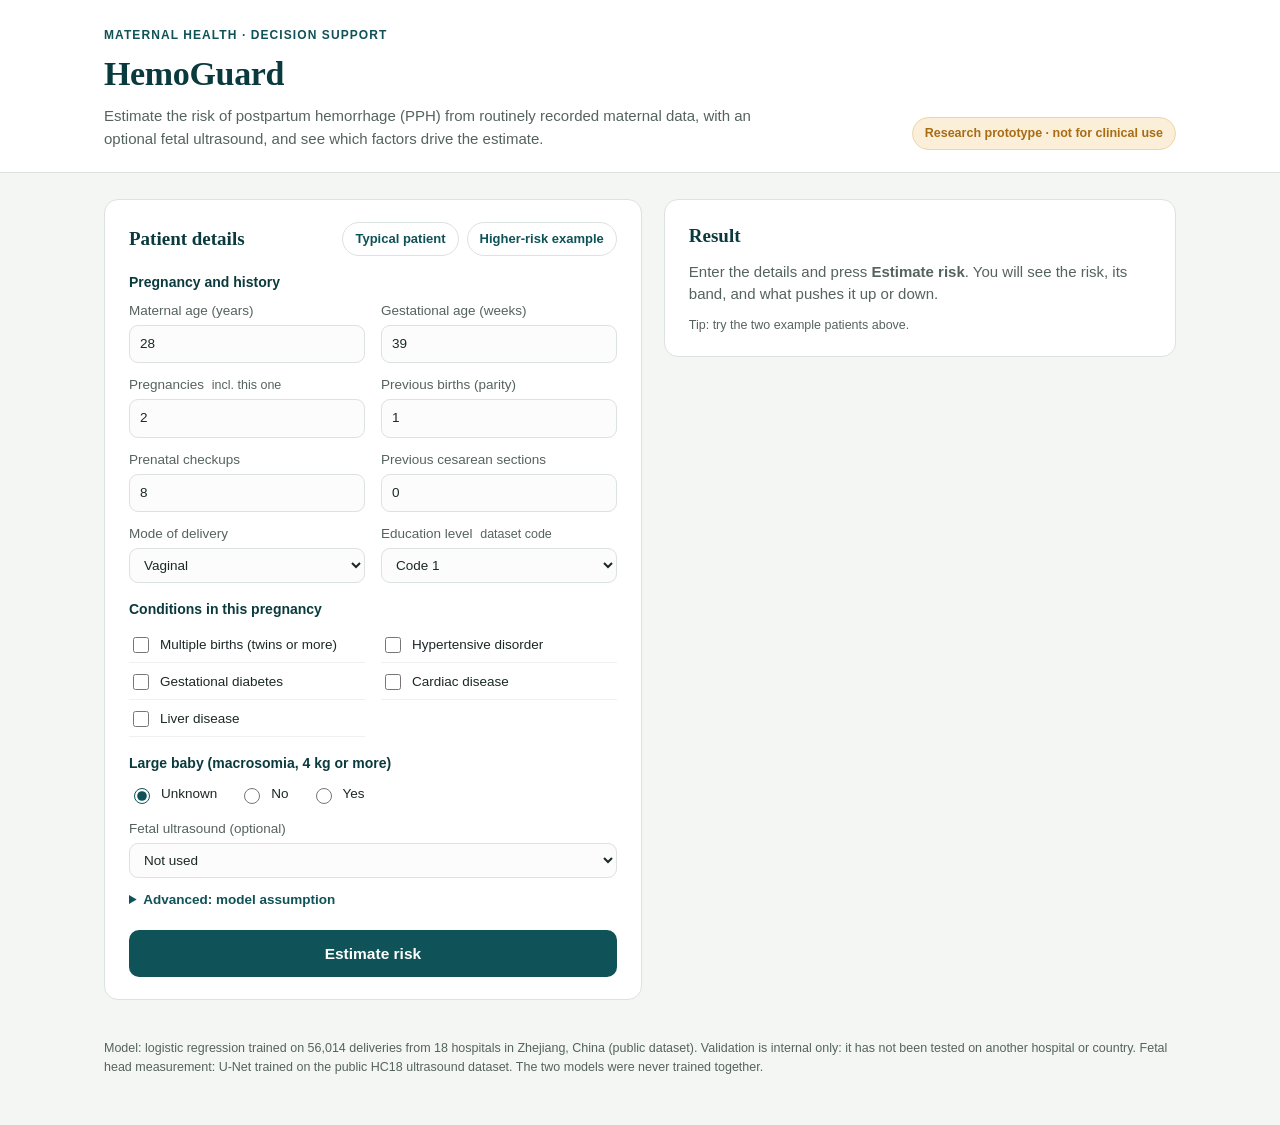
<file: frontend/index.html>
<!DOCTYPE html>
<html lang="en">
<head>
  <meta charset="utf-8">
  <meta name="viewport" content="width=device-width, initial-scale=1">
  <title>HemoGuard · Postpartum hemorrhage risk estimator</title>
  <link rel="stylesheet" href="style.css">
</head>
<body>
  <header class="top">
    <div class="wrap top-inner">
      <div>
        <p class="eyebrow">Maternal health · decision support</p>
        <h1>HemoGuard</h1>
        <p class="lede">Estimate the risk of postpartum hemorrhage (PPH) from routinely recorded maternal data, with an optional fetal ultrasound, and see which factors drive the estimate.</p>
      </div>
      <p class="badge" role="note">Research prototype · not for clinical use</p>
    </div>
  </header>

  <main class="wrap layout">
    <section class="card" aria-labelledby="form-title">
      <div class="card-head">
        <h2 id="form-title">Patient details</h2>
        <div class="presets" role="group" aria-label="Example patients">
          <button type="button" class="ghost" data-preset="typical">Typical patient</button>
          <button type="button" class="ghost" data-preset="higher">Higher-risk example</button>
        </div>
      </div>

      <form id="patient-form" novalidate>
        <fieldset>
          <legend>Pregnancy and history</legend>
          <div class="grid2">
            <label>Maternal age (years)
              <input type="number" id="age" min="14" max="55" step="1" value="28" required>
            </label>
            <label>Gestational age (weeks)
              <input type="number" id="gestational_age" min="28" max="44" step="1" value="39" required>
            </label>
            <label>Pregnancies <span class="hint">incl. this one</span>
              <input type="number" id="num_pregnancies" min="1" max="15" step="1" value="2" required>
            </label>
            <label>Previous births (parity)
              <input type="number" id="parity" min="0" max="10" step="1" value="1" required>
            </label>
            <label>Prenatal checkups
              <input type="number" id="prenatal_checkups" min="0" max="30" step="1" value="8" required>
            </label>
            <label>Previous cesarean sections
              <input type="number" id="prev_cesarean_count" min="0" max="6" step="1" value="0" required>
            </label>
            <label>Mode of delivery
              <select id="mode_of_delivery">
                <option value="1" selected>Vaginal</option>
                <option value="0">Cesarean</option>
              </select>
            </label>
            <label>Education level <span class="hint">dataset code</span>
              <select id="education_level">
                <option value="1" selected>Code 1</option><option value="2">Code 2</option>
                <option value="3">Code 3</option><option value="4">Code 4</option>
                <option value="5">Code 5</option><option value="6">Code 6</option>
              </select>
            </label>
          </div>
        </fieldset>

        <fieldset>
          <legend>Conditions in this pregnancy</legend>
          <div class="checks">
            <label class="check"><input type="checkbox" id="multiple_births"> Multiple births (twins or more)</label>
            <label class="check"><input type="checkbox" id="hypertensive_disorders"> Hypertensive disorder</label>
            <label class="check"><input type="checkbox" id="gestational_diabetes"> Gestational diabetes</label>
            <label class="check"><input type="checkbox" id="cardiac_disease"> Cardiac disease</label>
            <label class="check"><input type="checkbox" id="liver_disease"> Liver disease</label>
          </div>
        </fieldset>

        <fieldset>
          <legend>Large baby (macrosomia, 4 kg or more)</legend>
          <div class="radios" role="radiogroup" aria-label="Macrosomia">
            <label class="radio"><input type="radio" name="macrosomia" value="unknown" checked> Unknown</label>
            <label class="radio"><input type="radio" name="macrosomia" value="0"> No</label>
            <label class="radio"><input type="radio" name="macrosomia" value="1"> Yes</label>
          </div>
          <label class="us-select">Fetal ultrasound (optional)
            <select id="us_mode">
              <option value="none" selected>Not used</option>
              <option value="image">Upload a head ultrasound image</option>
              <option value="hc">Enter the head circumference</option>
            </select>
          </label>
          <div id="us-image" class="us-box" hidden>
            <label>Ultrasound image (PNG or JPEG)
              <input type="file" id="image" accept="image/png,image/jpeg">
            </label>
            <label>Pixel size (mm per pixel)
              <input type="number" id="pixel_size" min="0.01" max="2" step="any" placeholder="e.g. 0.2575">
            </label>
            <p class="hint">Pixel size comes from the scan's scale. The head circumference is measured by the model.</p>
          </div>
          <div id="us-hc" class="us-box" hidden>
            <label>Head circumference (mm)
              <input type="number" id="hc_mm" min="21" max="449" step="any" placeholder="e.g. 335">
            </label>
          </div>
          <p class="hint" id="us-note" hidden>An ultrasound result replaces the yes/no answer above. It uses the gestational age entered here.</p>
          <details class="advanced">
            <summary>Advanced: model assumption</summary>
            <label>Assumed correlation between head size and birth weight (ρ): <strong id="rho-out">0.5</strong>
              <input type="range" id="rho" min="0.3" max="0.7" step="0.1" value="0.5">
            </label>
            <p class="hint">No public dataset links ultrasound head size to birth weight, so this is an assumption. Check how much the estimate moves between 0.3 and 0.7.</p>
          </details>
        </fieldset>

        <button type="submit" class="primary" id="submit">Estimate risk</button>
        <div id="form-error" class="alert error" role="alert" hidden></div>
      </form>
    </section>

    <section id="results" aria-live="polite" aria-label="Results">
      <div class="card empty" id="empty-state">
        <h2>Result</h2>
        <p>Enter the details and press <strong>Estimate risk</strong>. You will see the risk, its band, and what pushes it up or down.</p>
        <p class="hint">Tip: try the two example patients above.</p>
      </div>
      <div id="result-body" hidden></div>
    </section>
  </main>

  <footer class="wrap foot">
    <p>Model: logistic regression trained on 56,014 deliveries from 18 hospitals in Zhejiang, China (public dataset). Validation is internal only: it has not been tested on another hospital or country. Fetal head measurement: U-Net trained on the public HC18 ultrasound dataset. The two models were never trained together.</p>
  </footer>

  <script src="app.js"></script>
</body>
</html>
</file>
<file: frontend/style.css>
:root {
  --bg: #F4F6F3; --card: #FFFFFF; --ink: #1B2826; --sub: #55635F; --line: #DCE2DD;
  --teal: #0F5257; --teal-dk: #0A3A3D; --teal-lt: #E3EFEE;
  --low: #2F8F5B; --low-bg: #E4F3EA; --mod: #A86C12; --mod-bg: #FBEFD9;
  --high: #B33A32; --high-bg: #FAE5E3; --up: #B33A32; --down: #2F8F5B;
  --radius: 14px;
}
* { box-sizing: border-box; }
body { margin: 0; background: var(--bg); color: var(--ink);
  font: 15px/1.5 -apple-system, BlinkMacSystemFont, "Segoe UI", Roboto, Helvetica, Arial, sans-serif; }
.wrap { max-width: 1120px; margin: 0 auto; padding: 0 24px; }
h1, h2 { font-family: Georgia, "Iowan Old Style", "Times New Roman", serif; color: var(--teal-dk); margin: 0; }
h1 { font-size: 34px; letter-spacing: -0.01em; }
h2 { font-size: 19px; }

.top { background: #fff; border-bottom: 1px solid var(--line); }
.top-inner { display: flex; gap: 24px; justify-content: space-between; align-items: flex-end; padding-top: 26px; padding-bottom: 22px; }
.eyebrow { margin: 0 0 4px; font-size: 12px; letter-spacing: .09em; text-transform: uppercase; color: var(--teal); font-weight: 700; }
.lede { margin: 6px 0 0; max-width: 660px; color: var(--sub); }
.badge { margin: 0; padding: 6px 12px; border-radius: 999px; background: var(--mod-bg); color: var(--mod);
  border: 1px solid #EBD6A8; font-size: 12.5px; font-weight: 600; white-space: nowrap; }

.layout { display: grid; grid-template-columns: minmax(0, 1.05fr) minmax(0, 1fr); gap: 22px; align-items: start; padding-top: 26px; padding-bottom: 20px; }
.card { background: var(--card); border: 1px solid var(--line); border-radius: var(--radius); padding: 22px 24px; }
.card + .card { margin-top: 16px; }
.card-head { display: flex; align-items: center; justify-content: space-between; gap: 12px; flex-wrap: wrap; margin-bottom: 8px; }
.presets { display: flex; gap: 8px; flex-wrap: wrap; }

fieldset { border: 0; padding: 0; margin: 16px 0 0; }
legend { padding: 0; margin-bottom: 8px; font-weight: 700; color: var(--teal-dk); font-size: 14px; }
.grid2 { display: grid; grid-template-columns: 1fr 1fr; gap: 12px 16px; }
label { display: block; font-size: 13.5px; color: var(--sub); }
label input[type=number], label select, label input[type=file] { display: block; width: 100%; margin-top: 4px; padding: 8px 10px;
  border: 1px solid var(--line); border-radius: 9px; background: #FBFCFB; color: var(--ink); font: inherit; }
input:focus, select:focus, button:focus-visible, summary:focus-visible { outline: 2px solid var(--teal); outline-offset: 1px; }
input[aria-invalid=true] { border-color: var(--high); background: #FFF7F6; }
.hint { font-size: 12.5px; color: var(--sub); font-weight: 400; margin: 6px 0 0; }
label .hint { margin: 0 0 0 4px; }
.checks { display: grid; grid-template-columns: 1fr 1fr; gap: 2px 16px; }
.check, .radio { display: flex; align-items: center; gap: 8px; color: var(--ink); padding: 6px 0; border-bottom: 1px solid #EEF1EE; cursor: pointer; }
.radios { display: flex; gap: 22px; margin-bottom: 12px; }
.radio { border: 0; padding: 2px 0; }
input[type=checkbox], input[type=radio] { width: 16px; height: 16px; accent-color: var(--teal); }
.us-select { margin-top: 4px; }
.us-box { margin-top: 10px; padding: 12px 14px; background: var(--teal-lt); border-radius: 10px; display: grid; gap: 10px; }
.us-box[hidden], [hidden] { display: none !important; }
.advanced { margin-top: 12px; font-size: 13.5px; }
.advanced summary { cursor: pointer; color: var(--teal); font-weight: 600; }
.advanced input[type=range] { width: 100%; margin-top: 6px; accent-color: var(--teal); }

button { font: inherit; cursor: pointer; }
.ghost { padding: 6px 12px; border-radius: 999px; border: 1px solid var(--line); background: #fff; color: var(--teal); font-size: 13px; font-weight: 600; }
.ghost:hover { background: var(--teal-lt); }
.primary { width: 100%; margin-top: 20px; padding: 12px 16px; border: 0; border-radius: 10px; background: var(--teal); color: #fff; font-weight: 700; font-size: 15.5px; }
.primary:hover { background: var(--teal-dk); }
.primary:disabled { background: #7FA3A5; cursor: progress; }

.alert { margin-top: 14px; padding: 10px 14px; border-radius: 10px; font-size: 14px; }
.alert.error { background: var(--high-bg); color: #7C241E; border: 1px solid #EBC2BE; }
.alert.warn { background: var(--mod-bg); color: #6E460C; border: 1px solid #EBD6A8; margin-top: 10px; }
.alert ul { margin: 0; padding-left: 18px; }

.empty p { color: var(--sub); margin: 10px 0 0; }

/* risk card */
.risk { text-align: center; padding-top: 26px; }
.risk .pct { font-family: Georgia, serif; font-size: 58px; line-height: 1; font-weight: 700; margin: 6px 0 8px; }
.chip { display: inline-block; padding: 5px 16px; border-radius: 999px; font-weight: 700; font-size: 14px; }
.band-Low { color: var(--low); } .band-Moderate { color: var(--mod); } .band-High { color: var(--high); }
.chip.band-Low { background: var(--low-bg); } .chip.band-Moderate { background: var(--mod-bg); } .chip.band-High { background: var(--high-bg); }
.sub { color: var(--sub); font-size: 13.5px; margin: 10px 0 0; }
.scale { position: relative; height: 12px; margin: 26px 8px 6px; border-radius: 6px; overflow: visible; display: flex; }
.scale .seg { height: 100%; } .scale .seg:first-child { border-radius: 6px 0 0 6px; } .scale .seg:last-child { border-radius: 0 6px 6px 0; }
.scale .marker { position: absolute; top: -7px; width: 4px; height: 26px; background: var(--ink); border-radius: 2px; transform: translateX(-2px); }
.scale-labels { display: flex; justify-content: space-between; margin: 0 8px; font-size: 12px; color: var(--sub); }
.band-table { width: 100%; margin-top: 14px; border-collapse: collapse; font-size: 13px; text-align: left; }
.band-table th, .band-table td { padding: 5px 6px; border-top: 1px solid var(--line); }
.band-table th { color: var(--sub); font-weight: 600; }
.band-table tr.here td { background: var(--teal-lt); font-weight: 700; }

/* drivers */
.drivers { margin-top: 12px; }
.driver { display: grid; grid-template-columns: 150px 1fr 70px; gap: 10px; align-items: center; margin: 7px 0; font-size: 13.5px; }
.driver .name { color: var(--ink); } .driver .name small { color: var(--sub); }
.track { position: relative; height: 10px; background: #EEF1EE; border-radius: 5px; }
.track::after { content: ""; position: absolute; left: 50%; top: -3px; bottom: -3px; width: 1px; background: #B7C0BB; }
.bar { position: absolute; top: 0; bottom: 0; border-radius: 5px; }
.bar.up { background: var(--up); } .bar.down { background: var(--down); }
.driver .or { text-align: right; font-variant-numeric: tabular-nums; color: var(--ink); font-weight: 600; }
.legend { display: flex; gap: 16px; font-size: 12.5px; color: var(--sub); margin-top: 8px; }
.legend i { display: inline-block; width: 10px; height: 10px; border-radius: 3px; margin-right: 5px; vertical-align: -1px; }

/* imaging */
.imaging img { width: 100%; border-radius: 10px; margin-top: 10px; background: #000; display: block; }
.facts { display: grid; grid-template-columns: 1fr 1fr; gap: 8px 16px; margin: 10px 0 0; }
.fact { background: #F7F9F7; border-radius: 10px; padding: 8px 12px; }
.fact b { display: block; font-size: 17px; color: var(--teal-dk); font-variant-numeric: tabular-nums; }
.fact span { font-size: 12.5px; color: var(--sub); }
.disclaimer { margin: 16px 2px 0; font-size: 12.5px; color: var(--sub); }
.foot { padding-top: 6px; padding-bottom: 36px; font-size: 12.5px; color: var(--sub); }

@media (max-width: 880px) {
  .layout { grid-template-columns: 1fr; }
  .top-inner { flex-direction: column; align-items: flex-start; }
  .driver { grid-template-columns: 120px 1fr 60px; }
}
@media (max-width: 480px) { .grid2, .checks, .facts { grid-template-columns: 1fr; } .risk .pct { font-size: 48px; } }
</file>
